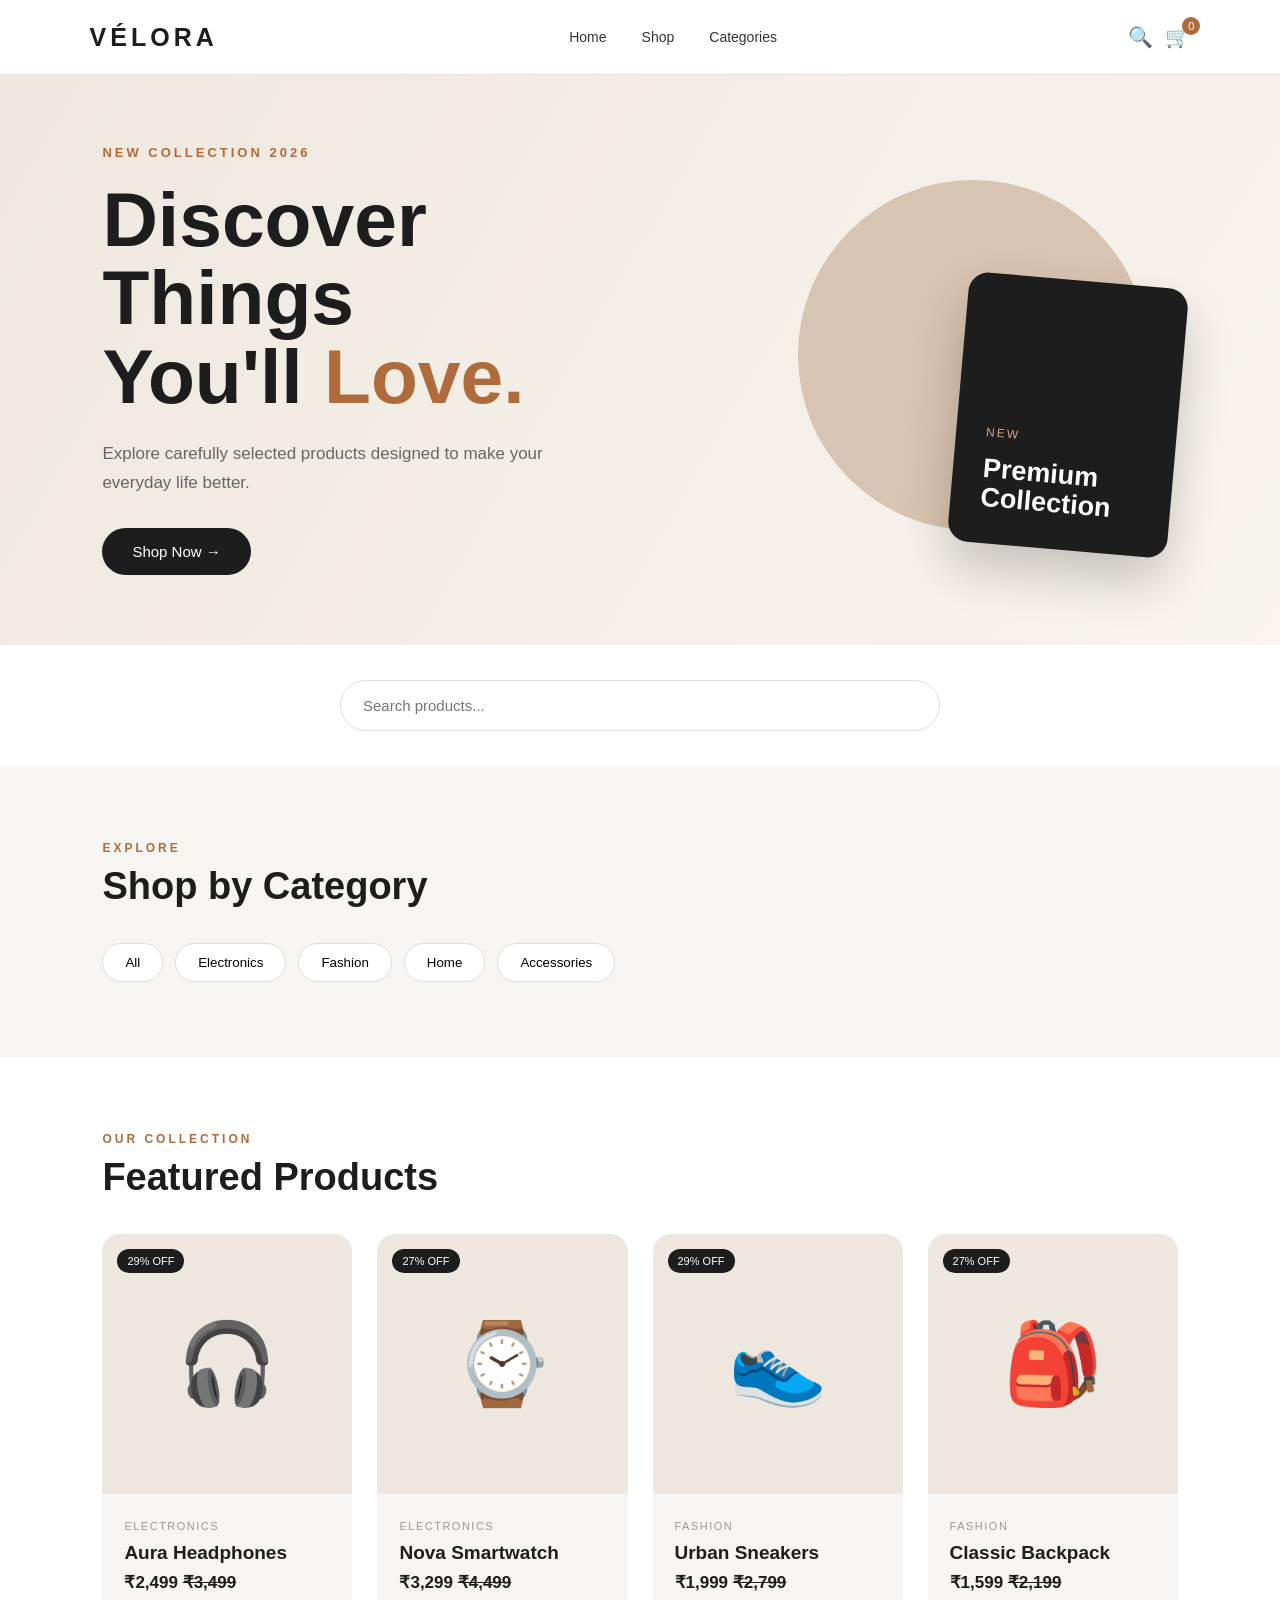
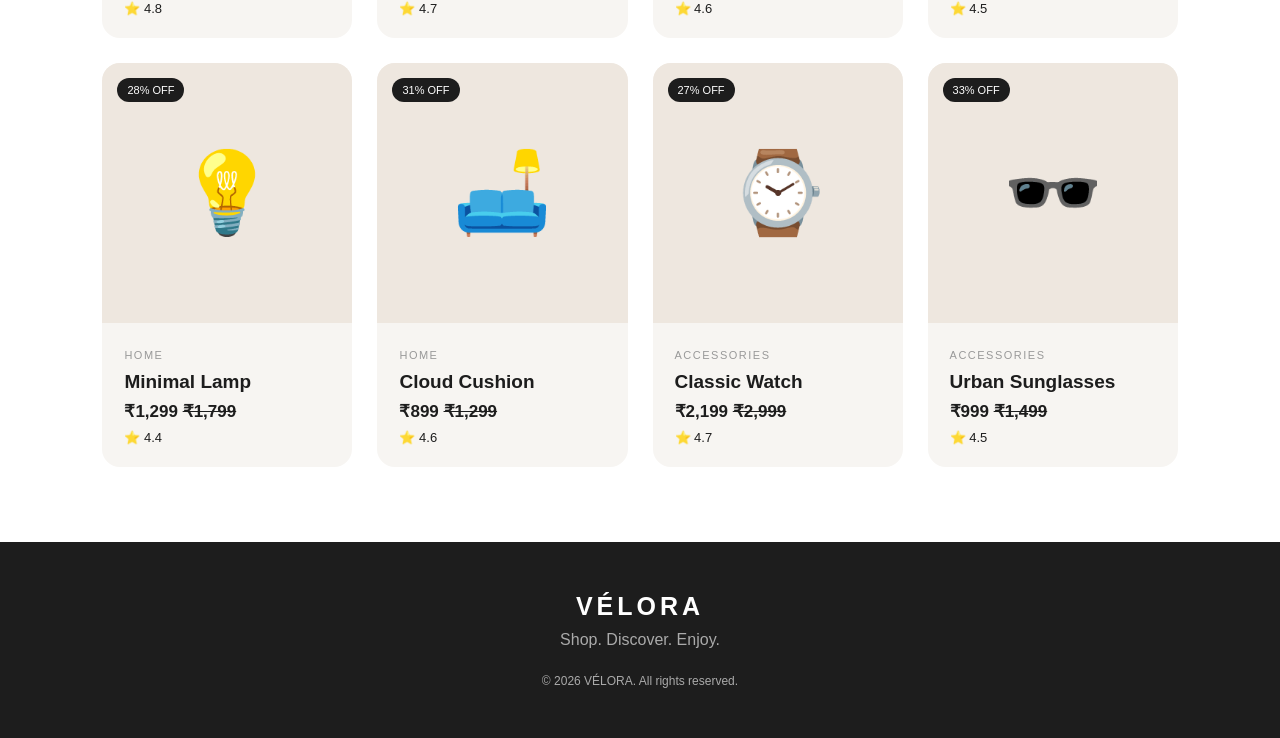
<file: Option 2 - E-Commerce/index.html>
<!DOCTYPE html>
<html lang="en">

<head>
    <meta charset="UTF-8">
    <meta name="viewport" content="width=device-width, initial-scale=1.0">

    <title>VÉLORA | Shop Everything You Love</title>

    <link rel="stylesheet" href="style.css">
</head>

<body>

    <!-- NAVBAR -->
    <header class="navbar">

        <div class="logo">
            VÉLORA
        </div>

        <nav>
            <a href="#home">Home</a>
            <a href="#shop">Shop</a>
            <a href="#categories">Categories</a>
        </nav>

        <div class="nav-actions">

            <button class="search-button" onclick="focusSearch()">
                🔍
            </button>

            <button class="cart-button" onclick="openCart()">
                🛒
                <span id="cartCount">0</span>
            </button>

        </div>

    </header>


    <!-- HERO SECTION -->
    <section class="hero" id="home">

        <div class="hero-content">

            <p class="hero-small">
                NEW COLLECTION 2026
            </p>

            <h1>
                Discover Things<br>
                You'll <span>Love.</span>
            </h1>

            <p>
                Explore carefully selected products designed
                to make your everyday life better.
            </p>

            <button class="shop-now" onclick="scrollToShop()">
                Shop Now →
            </button>

        </div>

        <div class="hero-visual">
            <div class="hero-circle"></div>

            <div class="hero-card">
                <span>NEW</span>
                <h3>Premium<br>Collection</h3>
            </div>
        </div>

    </section>


    <!-- SEARCH -->
    <section class="search-section">

        <input
            type="text"
            id="searchInput"
            placeholder="Search products..."
            oninput="searchProducts()"
        >

    </section>


    <!-- CATEGORIES -->
    <section class="categories" id="categories">

        <div class="section-heading">
            <p>EXPLORE</p>
            <h2>Shop by Category</h2>
        </div>

        <div class="category-list">

            <button onclick="filterCategory('all')">
                All
            </button>

            <button onclick="filterCategory('electronics')">
                Electronics
            </button>

            <button onclick="filterCategory('fashion')">
                Fashion
            </button>

            <button onclick="filterCategory('home')">
                Home
            </button>

            <button onclick="filterCategory('accessories')">
                Accessories
            </button>

        </div>

    </section>


    <!-- PRODUCTS -->
    <section class="products-section" id="shop">

        <div class="section-heading">

            <p>OUR COLLECTION</p>

            <h2>Featured Products</h2>

        </div>

        <div id="productGrid" class="product-grid"></div>

    </section>


    <!-- PRODUCT DETAILS MODAL -->
    <div id="productModal" class="modal">

        <div class="modal-content">

            <button class="close-button" onclick="closeProductModal()">
                ×
            </button>

            <div id="productDetails"></div>

        </div>

    </div>


    <!-- CART SIDEBAR -->
    <div id="cartOverlay" class="cart-overlay">

        <div class="cart-panel">

            <div class="cart-header">

                <h2>Your Cart</h2>

                <button onclick="closeCart()">
                    ×
                </button>

            </div>

            <div id="cartItems"></div>

            <div class="cart-footer">

                <div class="cart-total">
                    Total:
                    <span id="cartTotal">₹0</span>
                </div>

                <button class="checkout-button" onclick="checkout()">Proceed to Checkout</button>

            </div>

        </div>

    </div>


    <!-- FOOTER -->
    <footer>

        <div class="footer-logo">
            VÉLORA
        </div>

        <p>
            Shop. Discover. Enjoy.
        </p>

        <p class="copyright">
            © 2026 VÉLORA. All rights reserved.
        </p>

    </footer>


    <script src="script.js"></script>

</body>

</html>
</file>
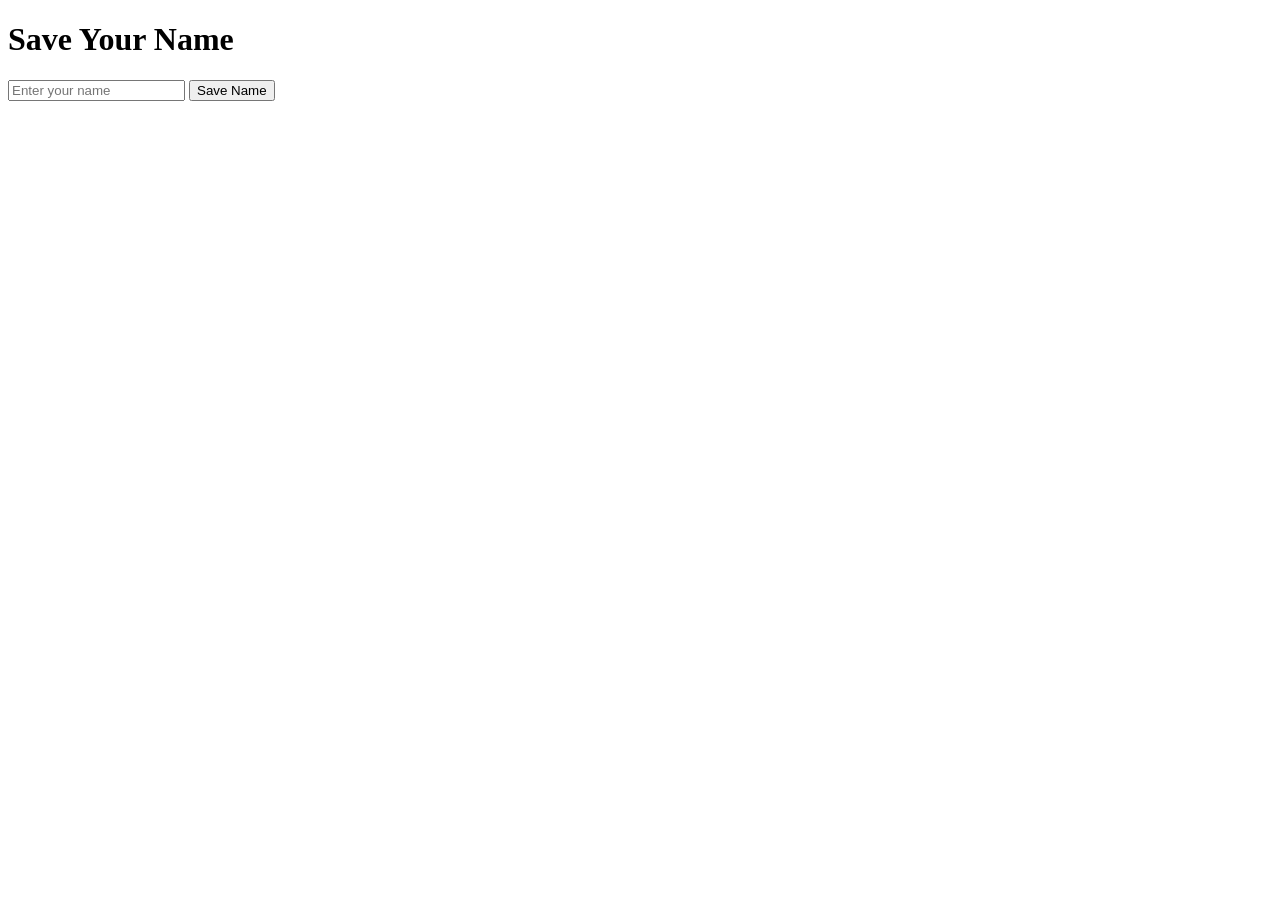
<file: Practice 1 - Local Storage/index.html>
<!DOCTYPE html>
<html>
<head>
    <title>Local Storage Practice</title>
</head>

<body>

    <h1>Save Your Name</h1>

    <input type="text" id="nameInput" placeholder="Enter your name">

    <button onclick="saveName()">Save Name</button>

    <p id="result"></p>

    <script src="script.js"></script>

</body>
</html>
</file>
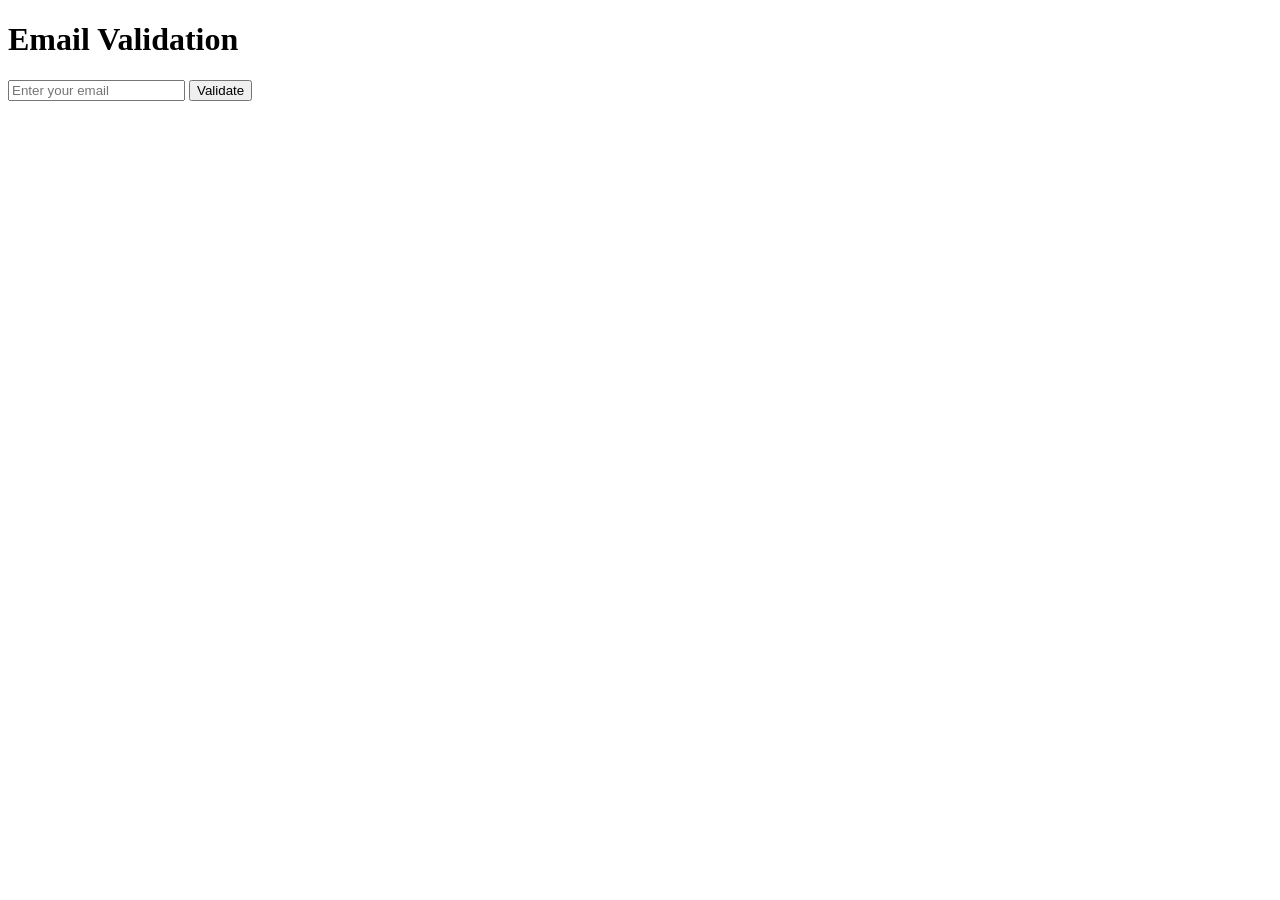
<file: Practice 2 - Email Validation/index.html>
<!DOCTYPE html>
<html>
<head>
    <title>Email Validation</title>
</head>

<body>

    <h1>Email Validation</h1>

    <input type="text" id="emailInput" placeholder="Enter your email">

    <button onclick="validateEmail()">Validate</button>

    <p id="result"></p>

    <script src="script.js"></script>

</body>
</html>
</file>
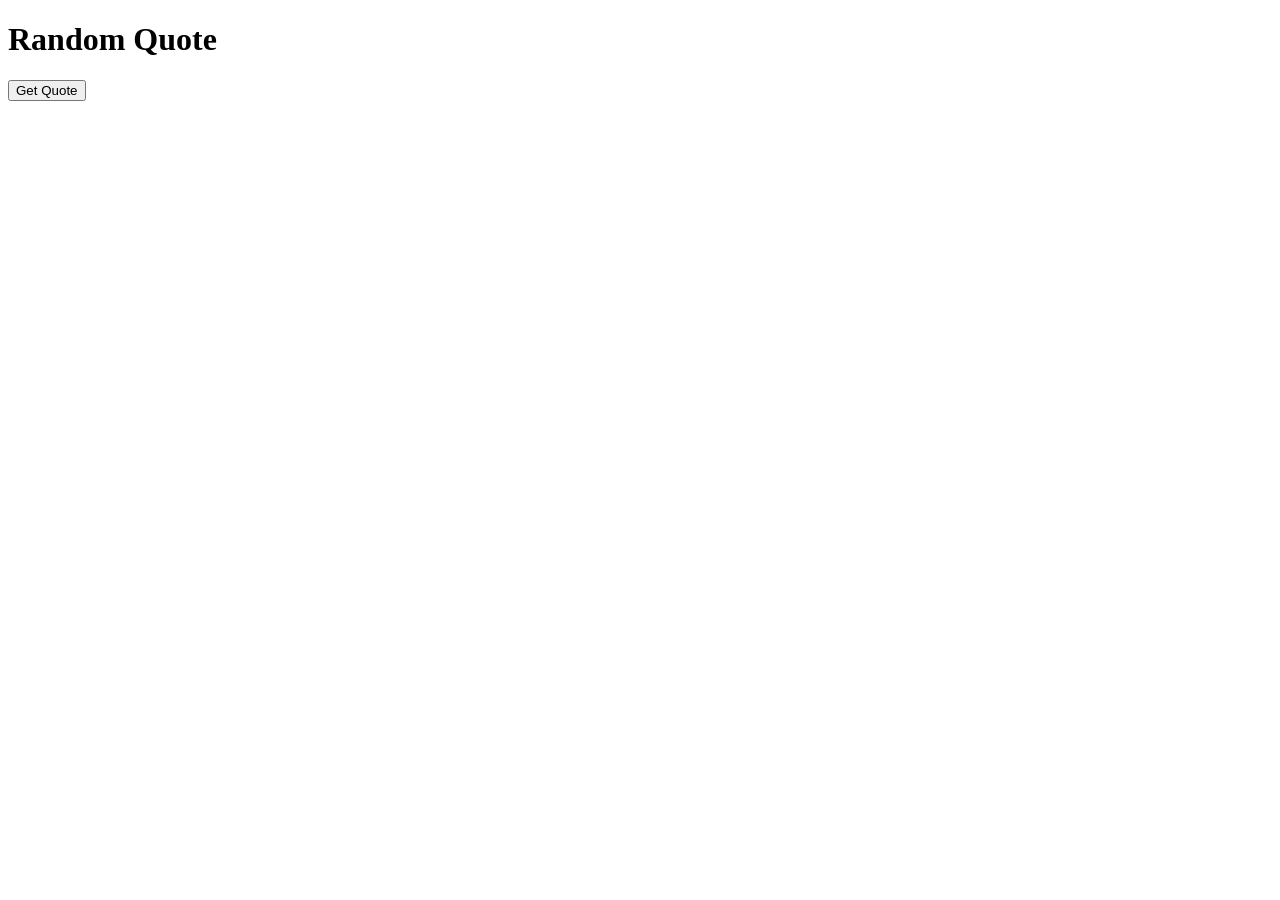
<file: Practice 3 - API Fetch/index.html>
<!DOCTYPE html>
<html>
<head>
    <title>API Fetch Practice</title>
</head>

<body>

    <h1>Random Quote</h1>

    <button onclick="getQuote()">Get Quote</button>

    <p id="quote"></p>

    <script src="script.js"></script>

</body>
</html>
</file>
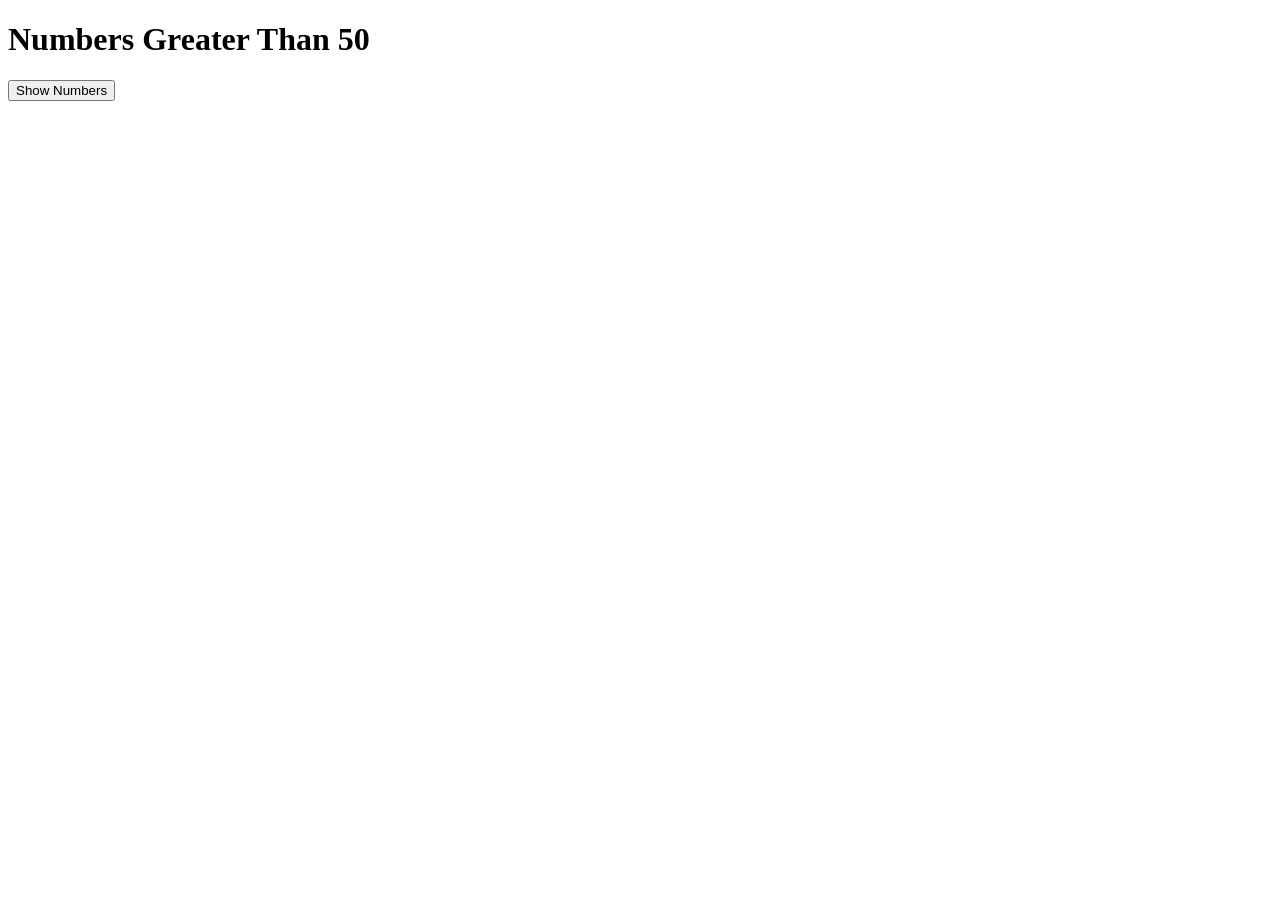
<file: Practice 4 - Arrow Functions/index.html>
<!DOCTYPE html>
<html>
<head>
    <title>Arrow Function Practice</title>
</head>

<body>

    <h1>Numbers Greater Than 50</h1>

    <button onclick="filterNumbers()">Show Numbers</button>

    <p id="result"></p>

    <script src="script.js"></script>

</body>
</html>
</file>
<file: Option 2 - E-Commerce/style.css>
* {
    margin: 0;
    padding: 0;
    box-sizing: border-box;
}

html {
    scroll-behavior: smooth;
}

body {
    font-family: Arial, sans-serif;
    background-color: #f7f5f2;
    color: #1d1d1d;
}


/* NAVBAR */

.navbar {
    position: sticky;
    top: 0;
    z-index: 1000;

    height: 75px;
    padding: 0 7%;

    display: flex;
    align-items: center;
    justify-content: space-between;

    background-color: rgba(255, 255, 255, 0.96);
    border-bottom: 1px solid #e5e2de;
}

.logo {
    font-size: 25px;
    font-weight: bold;
    letter-spacing: 4px;
}

.navbar nav {
    display: flex;
    gap: 35px;
}

.navbar nav a {
    color: #333;
    text-decoration: none;
    font-size: 14px;
    transition: 0.3s;
}

.navbar nav a:hover {
    color: #b06b3c;
}

.nav-actions {
    display: flex;
    gap: 12px;
}

.search-button,
.cart-button {
    border: none;
    background: transparent;
    font-size: 20px;
    cursor: pointer;
}

.cart-button {
    position: relative;
}

#cartCount {
    position: absolute;
    top: -8px;
    right: -10px;

    width: 18px;
    height: 18px;

    display: flex;
    align-items: center;
    justify-content: center;

    border-radius: 50%;

    background-color: #b06b3c;
    color: white;

    font-size: 11px;
}


/* HERO */

.hero {
    min-height: 560px;
    padding: 70px 8%;

    display: flex;
    align-items: center;
    justify-content: space-between;

    background: linear-gradient(
        120deg,
        #eee8df,
        #f8f4ee
    );

    overflow: hidden;
}

.hero-content {
    max-width: 560px;
}

.hero-small {
    margin-bottom: 20px;

    color: #b06b3c;

    font-size: 13px;
    font-weight: bold;
    letter-spacing: 3px;
}

.hero h1 {
    font-size: clamp(48px, 6vw, 82px);
    line-height: 1.02;
    margin-bottom: 25px;
}

.hero h1 span {
    color: #b06b3c;
}

.hero-content > p:not(.hero-small) {
    max-width: 480px;

    color: #666;
    font-size: 17px;
    line-height: 1.7;

    margin-bottom: 30px;
}

.shop-now {
    padding: 15px 30px;

    border: none;
    border-radius: 30px;

    background-color: #1d1d1d;
    color: white;

    font-size: 15px;
    cursor: pointer;

    transition: 0.3s;
}

.shop-now:hover {
    background-color: #b06b3c;
    transform: translateY(-3px);
}


/* HERO VISUAL */

.hero-visual {
    position: relative;

    width: 400px;
    height: 400px;
}

.hero-circle {
    position: absolute;

    width: 350px;
    height: 350px;

    top: 20px;
    left: 20px;

    border-radius: 50%;

    background-color: #d8c4b2;
}

.hero-card {
    position: absolute;

    width: 220px;
    height: 270px;

    right: 0;
    bottom: 10px;

    padding: 30px;

    display: flex;
    flex-direction: column;
    justify-content: flex-end;

    background-color: #1d1d1d;
    color: white;

    border-radius: 20px;

    box-shadow: 0 25px 50px rgba(0, 0, 0, 0.2);

    transform: rotate(5deg);
}

.hero-card span {
    color: #d8a57d;
    font-size: 12px;
    letter-spacing: 2px;
    margin-bottom: 15px;
}

.hero-card h3 {
    font-size: 27px;
    line-height: 1.1;
}


/* SEARCH */

.search-section {
    padding: 35px 8%;
    background-color: white;
}

#searchInput {
    width: 100%;
    max-width: 600px;

    display: block;
    margin: auto;

    padding: 16px 22px;

    border: 1px solid #ddd;
    border-radius: 30px;

    outline: none;

    font-size: 15px;

    transition: 0.3s;
}

#searchInput:focus {
    border-color: #b06b3c;
}


/* GENERAL SECTIONS */

.categories,
.products-section {
    padding: 75px 8%;
}

.section-heading {
    margin-bottom: 35px;
}

.section-heading p {
    color: #b06b3c;
    font-size: 12px;
    font-weight: bold;
    letter-spacing: 3px;
    margin-bottom: 10px;
}

.section-heading h2 {
    font-size: 38px;
}


/* CATEGORIES */

.category-list {
    display: flex;
    flex-wrap: wrap;
    gap: 12px;
}

.category-list button {
    padding: 11px 22px;

    border: 1px solid #ddd;
    border-radius: 25px;

    background-color: white;

    cursor: pointer;

    transition: 0.3s;
}

.category-list button:hover {
    background-color: #1d1d1d;
    color: white;
}


/* PRODUCTS */

.products-section {
    background-color: #fff;
}

.product-grid {
    display: grid;

    grid-template-columns: repeat(4, 1fr);

    gap: 25px;
}

.product-card {
    position: relative;

    background-color: #f7f5f2;

    border-radius: 18px;

    overflow: hidden;

    transition: 0.35s;

    cursor: pointer;
}

.product-card:hover {
    transform: translateY(-8px);
    box-shadow: 0 20px 40px rgba(0, 0, 0, 0.12);
}

.product-image {
    height: 260px;

    display: flex;
    align-items: center;
    justify-content: center;

    font-size: 80px;

    background-color: #eee7df;
}

.product-info {
    padding: 22px;
}

.product-category {
    color: #999;

    font-size: 11px;

    text-transform: uppercase;

    letter-spacing: 1.5px;
}

.product-info h3 {
    margin: 8px 0;

    font-size: 19px;
}

.product-price {
    font-size: 17px;
    font-weight: bold;
}

.product-rating {
    margin-top: 8px;
    font-size: 13px;
}

.discount {
    position: absolute;

    top: 15px;
    left: 15px;

    padding: 6px 10px;

    border-radius: 15px;

    background-color: #1d1d1d;
    color: white;

    font-size: 11px;
}


/* MODAL */

.modal {
    display: none;

    position: fixed;

    z-index: 2000;

    inset: 0;

    background-color: rgba(0, 0, 0, 0.65);

    align-items: center;
    justify-content: center;

    padding: 20px;
}

.modal-content {
    width: 90%;
    max-width: 750px;

    padding: 35px;

    background-color: white;

    border-radius: 20px;

    position: relative;
}

.close-button {
    position: absolute;

    top: 15px;
    right: 20px;

    border: none;
    background: none;

    font-size: 30px;

    cursor: pointer;
}

.modal-product {
    display: flex;
    gap: 35px;
    align-items: center;
}

.modal-product-image {
    width: 280px;
    height: 280px;

    display: flex;
    align-items: center;
    justify-content: center;

    background-color: #eee7df;

    border-radius: 15px;

    font-size: 100px;
}

.modal-product-info {
    flex: 1;
}

.modal-product-info h2 {
    margin: 12px 0;
    font-size: 32px;
}

.modal-description {
    color: #666;
    line-height: 1.7;
    margin: 15px 0 25px;
}

.add-cart {
    padding: 14px 25px;

    border: none;
    border-radius: 25px;

    background-color: #1d1d1d;
    color: white;

    cursor: pointer;

    transition: 0.3s;
}

.add-cart:hover {
    background-color: #b06b3c;
}


/* CART */

.cart-overlay {
    display: none;

    position: fixed;

    z-index: 3000;

    inset: 0;

    background-color: rgba(0, 0, 0, 0.5);
}

.cart-panel {
    position: absolute;

    right: 0;
    top: 0;

    width: 420px;
    max-width: 90%;

    height: 100%;

    padding: 30px;

    background-color: white;

    display: flex;
    flex-direction: column;
}

.cart-header {
    display: flex;
    justify-content: space-between;

    padding-bottom: 20px;

    border-bottom: 1px solid #eee;
}

.cart-header button {
    border: none;
    background: none;

    font-size: 28px;

    cursor: pointer;
}

#cartItems {
    flex: 1;

    overflow-y: auto;

    padding: 20px 0;
}

.cart-item {
    display: flex;
    justify-content: space-between;

    padding: 15px 0;

    border-bottom: 1px solid #eee;
}

.cart-item h4 {
    margin-bottom: 6px;
}

.remove-item {
    border: none;
    background: none;

    color: #b06b3c;

    cursor: pointer;
}

.cart-footer {
    padding-top: 20px;

    border-top: 1px solid #eee;
}

.cart-total {
    display: flex;
    justify-content: space-between;

    font-size: 20px;
    font-weight: bold;

    margin-bottom: 20px;
}

.checkout-button {
    width: 100%;

    padding: 15px;

    border: none;
    border-radius: 25px;

    background-color: #1d1d1d;
    color: white;

    cursor: pointer;
}


/* FOOTER */

footer {
    padding: 50px 8%;

    background-color: #1d1d1d;

    color: white;

    text-align: center;
}

.footer-logo {
    font-size: 25px;
    font-weight: bold;
    letter-spacing: 4px;
    margin-bottom: 10px;
}

footer p {
    color: #aaa;
}

.copyright {
    margin-top: 25px;
    font-size: 12px;
}


/* RESPONSIVE */

@media (max-width: 1000px) {

    .product-grid {
        grid-template-columns: repeat(2, 1fr);
    }

    .hero-visual {
        width: 300px;
        height: 300px;
    }

    .hero-circle {
        width: 270px;
        height: 270px;
    }
}

@media (max-width: 700px) {

    .navbar nav {
        display: none;
    }

    .hero {
        flex-direction: column;

        text-align: center;

        gap: 50px;
    }

    .hero-visual {
        width: 300px;
        height: 300px;
    }

    .product-grid {
        grid-template-columns: 1fr;
    }

    .modal-product {
        flex-direction: column;
    }

    .modal-product-image {
        width: 100%;
    }

    .section-heading h2 {
        font-size: 30px;
    }
}
</file>
